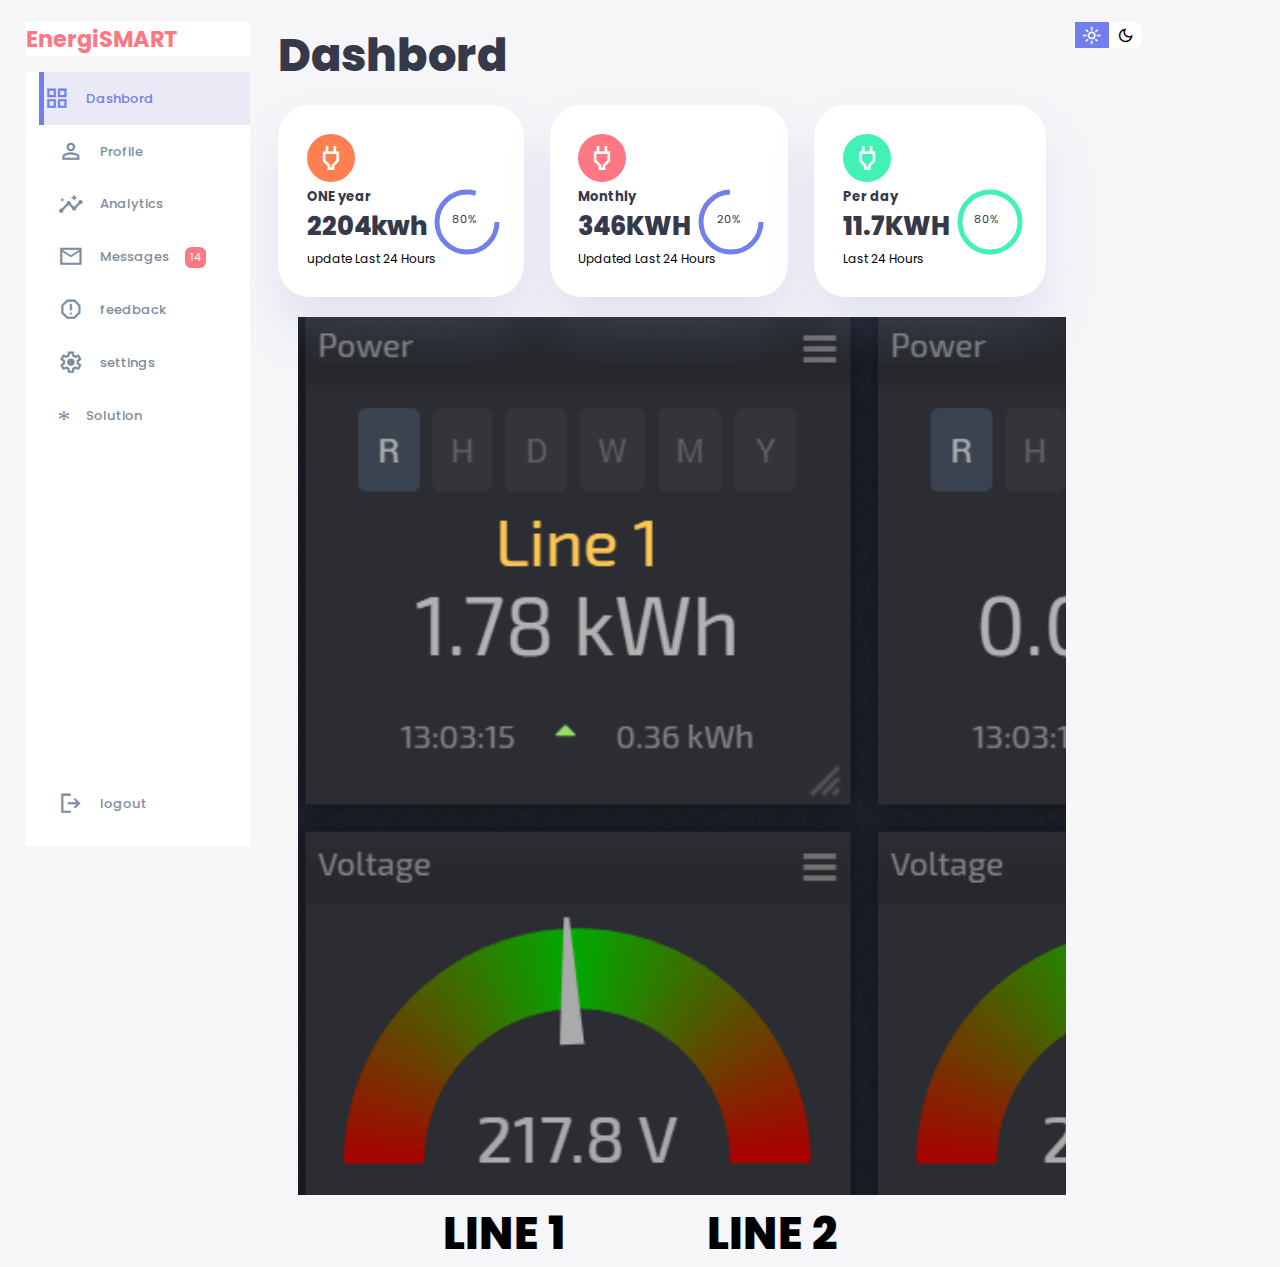
<file: index.html>
<!DOCTYPE html>
<html lang="en">
<head>
  <meta charset="UTF-8">
  <meta http-equiv="X-UA-Compatible" content="IE=edge">
  <meta name="viewport" content="width=device-width, initial-scale=1.0">
  <title>UI/UX</title>
  <link rel="stylesheet" href="https://fonts.googleapis.com/css2?family=Material+Symbols+Sharp:opsz,wght,FILL,GRAD@48,400,0,0" />
  <link rel="stylesheet" href="style.css">
</head>
<body>
   <div class="container">
      <aside>
           
         <div class="top">
           <div class="logo">
             <h2><span class="danger">EnergiSMART</span> </h2>
           </div>
           <div class="close" id="close_btn">
            <span class="material-symbols-sharp">
              close
              </span>
           </div>
         </div>
         <!-- end top -->
          <div class="sidebar">

            <a href="#" class="active">
              <span class="material-symbols-sharp">grid_view </span>
              <h3>Dashbord</h3>
           </a>
           <a href="user account.html" >
              <span class="material-symbols-sharp">person_outline </span>
              <h3>Profile</h3>
           </a>
           <a href="index1.html">
              <span class="material-symbols-sharp">insights </span>
              <h3>Analytics</h3>
           </a>
           <a href="message.html">
              <span class="material-symbols-sharp">mail_outline </span>
              <h3>Messages</h3>
              <span class="msg_count">14</span>
           </a>
           <a href="feedback.html">
              <span class="material-symbols-sharp">report_gmailerrorred </span>
              <h3>feedback</h3>
           </a>
           <a href="#">
              <span class="material-symbols-sharp">settings </span>
              <h3>settings</h3>
           </a>

           <a href="solution.html">
            <span class="material-symbols-sharp">*</span>
            <h3>Solution</h3>
         </a>
           
           <a href="#">
              <span class="material-symbols-sharp">logout </span>
              <h3>logout</h3>
           </a>
             


          </div>

      </aside>
      <!-- --------------
        end asid
      -------------------- -->

      <!-- --------------
        start main part
      --------------- -->

      <main>
           <h1>Dashbord</h1>

           
        <div class="insights">

           <!-- start seling -->
            <div class="sales">
               <span class="material-symbols-sharp">power</span>
               <div class="middle">

                 <div class="left">
                   <h3>ONE year</h3>
                   <h1>2204kwh</h1>
                 </div>
                  <div class="progress">
                      <svg>
                         <circle  r="30" cy="40" cx="40"></circle>
                      </svg>
                      <div class="number"><p>80%</p></div>
                  </div>

               </div>
               <small>update Last 24 Hours</small>
            </div>
           <!-- end seling -->
              <!-- start expenses -->
              <div class="expenses">
                <span class="material-symbols-sharp">power</span>
                <div class="middle">
 
                  <div class="left">
                    <h3>Monthly</h3>
                    <h1>346KWH</h1>
                  </div>
                   <div class="progress">
                       <svg>
                          <circle  r="30" cy="40" cx="40"></circle>
                       </svg>
                       <div class="number"><p>20%</p></div>
                   </div>
 
                </div>
                <small>Updated Last 24 Hours</small>
             </div>
            <!-- end seling -->
               <!-- start seling -->
               <div class="income">
                <span class="material-symbols-sharp">power</span>
                <div class="middle">
 
                  <div class="left">
                    <h3>Per day</h3>
                    <h1>11.7KWH</h1>
                  </div>
                   <div class="progress">
                       <svg>
                          <circle  r="30" cy="40" cx="40"></circle>
                       </svg>
                       <div class="number"><p>80%</p></div>
                   </div>
 
                </div>
                <small>Last 24 Hours</small>
             </div>
            <!-- end seling -->

        </div>
       <!-- end insights -->
       <div class="ki">

       </div>
      
      </main>
      
      <!------------------
         end main
        ------------------->

      <!----------------
        start right main 
      ---------------------->
    <div class="right">

<div class="top">
   <button id="menu_bar">
     <span class="material-symbols-sharp">menu</span>
   </button>

   <div class="theme-toggler">
     <span class="material-symbols-sharp active">light_mode</span>
     <span class="material-symbols-sharp">dark_mode</span>
   </div>
    
    </div>
</div>

  
  </div>
  <div class="ki1">
    <H1>LINE 1</H1>
    <h1 class="ki12">LINE 2</h1>
  </div>


   
   
  

</div>

      
</div>


   </div>



   <script src="script.js"></script>
</body>
</html>
</file>
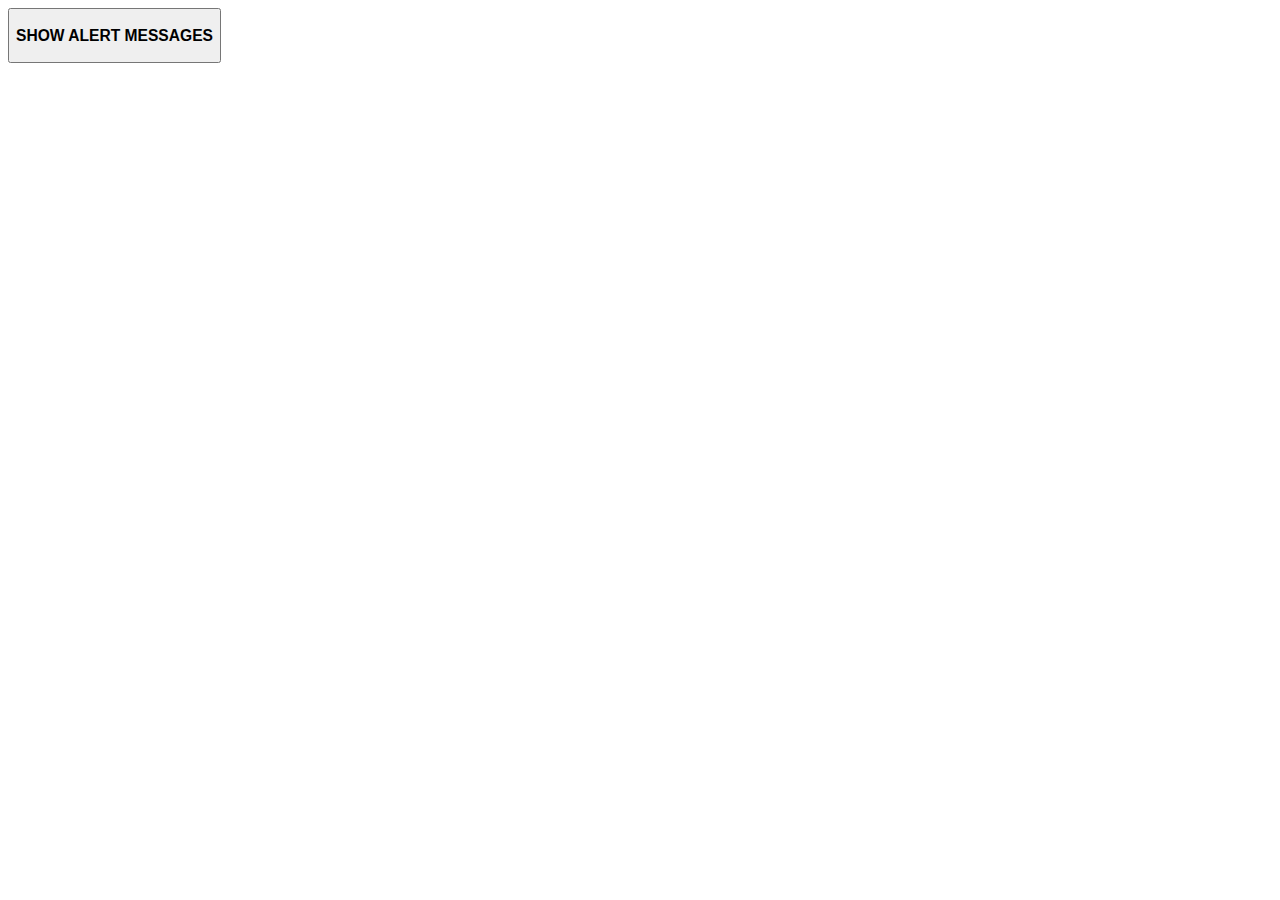
<file: message.html>
<!DOCTYPE html>
<html lang="en">
<head>
<meta charset="UTF-8">
<meta name="viewport" content="width=device-width, initial-scale=1.0">
<title>Alert Message Pop-up</title>
<style>
  body {
    font-family: Arial, sans-serif;
  }

  .overlay {
    display: none;
    position: fixed;
    top: 0;
    left: 0;
    width: 100%;
    height: 100%;
    background-color: rgba(0, 0, 0, 0.5);
    justify-content: center;
    align-items: center;
    z-index: 9999;
  }

  .alert-box {
    background-color: #fff;
    padding: 20px;
    border-radius: 5px;
    box-shadow: 0 0 10px rgba(0, 0, 0, 0.3);
    text-align: center;
  }

  .close-button {
    cursor: pointer;
    color: #555;
    font-size: 20px;
    position: absolute;
    top: 10px;
    right: 10px;
  }
</style>
</head>
<body>

<div class="overlay" id="overlay">
  <div class="alert-box">
    <span class="close-button" onclick="closeAlert()">&times;</span>
    <h2>Alert!</h2>
    <p id="alertMessage">This is an alert message.</p>
  </div>
</div>

<button onclick="showAlert()" ><h3>SHOW ALERT MESSAGES</h3></button>

<script>
function showAlert(message) {
  var overlay = document.getElementById("overlay");
  var alertMessage = document.getElementById("alertMessage");

  if (message) {
    alertMessage.innerHTML = message;
  }

  overlay.style.display = "flex";
}

function closeAlert() {
  var overlay = document.getElementById("overlay");
  overlay.style.display = "none";
}
</script>

</body>
</html>
</file>
<file: style.css>
@import url('https://fonts.googleapis.com/css2?family=Poppins:ital,wght@0,500;0,600;0,700;0,800;1,600&display=swap');


/* variables */


:root {
  --clr-primary: #7380ec;
  --clr-danger: #ff7782;
  --clr-success: #41f1b6;
  --clr-white: #fff;
  --clr-info-dark: #7d8da1;
  --clr-info-light: #dce1eb;
  --clr-dark: #363949;
  --clr-warnig: #ff4edc;
  --clr-light: rgba(132, 139, 200, 0.18);
  --clr-primary-variant: #111e88;
  --clr-dark-variant: #677483;
  --clr-color-background: #f6f6f9;

  --card-border-radius: 2rem;
  --border-radius-1: 0.4rem;
  --border-radius-2: 0.8rem;
  --border-radius-3: 1.2rem;

  --card-padding: 1.8rem;
  --padding-1: 1.2rem;
  --box-shadow: 0 2rem 3rem var(--clr-light);

}

/* dark theme */
.dark-theme-variables {
  --clr-color-background: #181a1e;
  --clr-white: #202528;
  --clr-light: rgba(0, 0, 0, 0.4);
  --clr-dark: #edeffd;
  --clr-dark-variant: #677483;
  --box-shadow: 0 2rem 3rem var(--clr-light)
}



*{
  margin: 0;
  padding: 0;
  box-sizing: border-box;
  border: 0;
  text-decoration: none;
  list-style: none;
  appearance: none;
}

body{
   width: 100vw;
   height: 100vh;
   font-size: .7rem;
   user-select: none;
   overflow-x: hidden;
   background: var(--clr-color-background);
   font-family: 'Poppins', sans-serif;
}

.container  {
  display: grid;
  width: 96%;
  gap: 1.8rem;
  grid-template-columns: 14rem auto 16rem;
  margin: 0 auto;
}

a{
  color: var(--clr-dark);
}

h1{
  font-weight: 800;
  font-size: 2.8rem;
}
h2{
  font-size: 1.4rem;
}
h3{
  font-size: 0.87;
}
h4{
  font-weight: 0.8rem;
}
h5{
  font-size: 0.77rem;
}
small{
  font-size: 0.75rem;
}
.profile-photo img{
  width: 2.8rem;
  height: 2.8rem;
  overflow: hidden;
  border-radius: 50%;
}
.text-muted{
  color: var(--clr-info-dark);
}
p{
  color: var(--clr-dark-variant);
}
b{
  color: var(--clr-dark);
}
.primary {
  color: var(--clr-primary);
}

.success {
  color: var(--clr-success);
}

.danger {
  color: var(--clr-danger);
}

.warning {
  color: var(--clr-warnig);
}


/* aside */
 aside{
  height: 100vh;
 }
 aside .top{
  background: var(--clr-white);
  display: flex;
  align-items: center;
  justify-content: space-between;
  margin-top: 1.4rem;
 }

 aside .logo{
   display: flex;
   gap: 1rem;
 }
 aside .logo img{
   width: 2rem;
   height: 2rem;
 }
 aside .top div.close span{
   display: none;
 }

 /* ===================
 Sidebar
 ================== */

 aside .sidebar{
  background: var(--clr-white);
  display: flex;
  flex-direction: column;
  height: 86vh;
  position: relative;
  top: 1rem;
 }

 aside h3{
  font-weight: 500;
 }

 aside .sidebar a{
  display: flex;
  color: var(--clr-info-dark);
  margin-left: 2rem;
  gap: 1rem;
  align-items: center;
  height: 3.3rem;
  transition: all .1s ease;
 
 }

 aside .sidebar a span{
  font-size: 1.6rem;
  transition: all .3s ease-in-out;
  
 }

 aside .sidebar a:last-child{
  position: absolute;
  bottom: 1rem; 
  width: 100%;
 }

 aside .sidebar a.active{
   background-color: var(--clr-light);
   color: var(--clr-primary);
   margin-left: 0;
   border-left: 5px solid var(--clr-primary);
   margin-left: calc(1rem - 3px);
 }
 aside .sidebar a:hover span{
  margin-left: 1rem;
 }

 aside .sidebar a span.msg_count{
   background-color: var(--clr-danger);
   color: var(--clr-white);
   padding: 2px 5px;
   font-size: 11px;
   border-radius: var(--border-radius-1);
 }

 /* ----------------------------
 --------- Main--------------
 ------------------------------ */

 main{
  margin-top: 1.4rem;
  width: auto;
 }
 main input {
  background-color: transparent;
  border: 0;
  outline: 0;
  color: var(--clr-dark);
 }

 main .date{
  display: inline-block;
  background: var(--clr-white);
  border-radius: var(--border-radius-1);
  margin-top: 1rem;
  padding: 0.5rem 1.6rem;
 }

main .insights{
   display: grid;
   grid-template-columns: repeat(3,1fr);
   gap: 1.6rem;
}
main .insights>div{
   background-color: var(--clr-white);
   padding: var(--card-padding);
   border-radius: var(--card-border-radius);
   margin-top: 1rem;
   box-shadow: var(--box-shadow);
   transition: all .3s ease;
}

main .insights > div:hover{
  box-shadow: none;
}
main .insights>div  span{
   background: coral;
    padding: 0.5rem;
     border-radius: 50%;
     color: var(--clr-white);
     font-size: 2rem; 
  }

main .insights > div.expenses span{
   background: var(--clr-danger);
}
main .insights > div.income span{
  background: var(--clr-success);
}

main .insights > div .middle{
   display: flex;
   align-items: center;
   justify-content: space-between;
}
main .insights > div .middle h1{
  font-size: 1.6rem;
}

main h1{
  color: var(--clr-dark);
}
main .insights h1{
  color: var(--clr-dark);
}
main .insights h3{
  color: var(--clr-dark);
}
main .insights p{
  color: var(--clr-dark);
}
main .insights h3{
  
    color: var(--clr-dark);
  
  
}

main .insights .progress{
  position: relative;
  height: 68px;
  width: 68px;
  border-radius: 50px;
}

main .insights svg{
  height: 150px;
  width: 150px;
  position: absolute;
  top: 0;
}

main .insights svg circle{
  fill: none;
  stroke: var(--clr-primary);
   transform: rotate(270,80,80);
   stroke-width: 5;
}
main .insights .sales svg circle{
   stroke-dashoffset: 0;
   stroke-dasharray: 150;
}

main .insights .expenses svg circle{
  stroke-dashoffset: 10;
  stroke-dasharray: 150;
}
main .insights .sales svg circle{
  stroke-dashoffset: 0;
  stroke-dasharray: 150;
}
main .insights .income svg circle{
  stroke: var(--clr-success);
}

main .insights .progress .number{
  position: absolute;
  top: 5%;
  left: 5%;
  height: 100%;
  width: 100%;
  display: flex;
  justify-content: center;
  align-items: center;
}

/* recent order */

main .recent_order{
   margin-top: 2rem;
}

main .recent_order h2{
    color: var(--clr-dark);
}

main .recent_order h2{
  margin-bottom: 0.8rem;
}
main .recent_order table{
  background: var(--clr-white);
  width: 100%;
  border-radius: var(--card-border-radius);
  padding: var(--card-padding);
  text-align: center;
  box-shadow: var(--box-shadow);
  transition: all .3s ease;
  color: var(--clr-dark);
}
main .recent_order table:hover{
  box-shadow: none;
}

main table tbody td{
   height: 3.8rem;
   border-bottom: 1px solid var(--clr-white);
   color:var(--clr-dark-variant)
}
main table tbody tr:last-child td{
   border: none;
}


main .recent_order a{
  text-align: center;
  display: block;
  margin: 1rem;
}


/*********************
Right Side
**********************/

.right{
  margin-top: 1.4rem;
}
.right h2{
  color: var(--clr-dark);
}
.right .top{
  display: flex;
  justify-content: start;
  gap: 2rem;
}

.right .top button{
  display: none;
}

.right .theme-toggler{
  background: var(--clr-white);
  display: flex;
  justify-content: space-between;
  height: 1.6rem;
  width: 4.2rem;
  cursor: pointer;
  border-radius: var(--border-radius-1);
}
.right .theme-toggler span{
  font-size: 1.2rem;
  width: 50%;
  height: 100%;
  display: flex;
  align-items: center;
  justify-content: center;
}

.right .theme-toggler span.active{
  background: var(--clr-primary);
  color: #fff;
}


.right .top .profile{
  display: flex;
  gap: 2rem;
  text-align: right;
}
.right  .info h3{
  color: var(--clr-dark);
}
.right  .item h3{
  color: var(--clr-dark);
}

/* recent update */

.right .recent_updates{
  margin-top: 1rem;
  margin-left: -20px;
}
.right .recent_updates .updates{
  background-color: var(--clr-white);
  padding: var(--card-padding);
  border-radius: var(--card-border-radius);
  box-shadow: var(--box-shadow);
   transition: all .3s ease;
}
.right .recent_updates .updates:hover{
  box-shadow: none;
}
.right .recent_updates .update{
   display: grid;
   grid-template-columns: 2.6rem auto;
   gap: 1rem;
   margin-bottom: 1rem;
}


.right .recent_updates .update p{

}

/* see analytics */

.right .sales-analytics{
  margin-top: 2rem;
}
.right .sales-analytics h2{
  margin-bottom: 0.8rem;
}
.right .sales-analytics .item{
  background-color: var(--clr-white);
  display: flex;
  justify-content: space-between;
  align-items: center;
  gap: 1rem;
  margin: 10px 0;
  width: 100%;
  margin-bottom: 0.8rem;
  padding: 1.4rem var(--card-padding);
  border-radius: var(--border-radius-3);
  box-shadow: var(--box-shadow);
}
.right .sales-analytics .item:hover{
  box-shadow: none;
}

.right .sales-analytics .item .icon{
  padding: 0.6rem;
  color: var(--clr-white);
  border-radius: 50%;
  height: 50px;
  width: 50px;
  line-height: 50px;
  align-items: center;
  background: coral;
}
.right .sales-analytics .item:nth-child(3) .icon
{
  background: var(--clr-success);
}
.right .sales-analytics .item:nth-child(4) .icon
{
  background: var(--clr-danger);
}

.right .sales-analytics .item .right{
  margin-left: 15px;
  display: flex;
  justify-content: space-around;
}
.right .sales-analytics .item .right h3{
  color: var(d);
}


.add_product div{
  display: flex;
  height: 60px;
  width: 100%;
  text-align: center;
  justify-content: center;
  align-items: center;
  border: 2px dashed;
  color: var(--clr-dark-variant);
  margin-bottom: 40px;

}




/* **********8
MEDIA QUERY
****************/

@media screen and (max-width:1200px) {
    .container{
      width: 94%;
      grid-template-columns: 7rem auto 14rem;
    }
    aside .sidebar h3{
      display: none;
    }
    aside .sidebar a{
      width: 5.6rem;
    }
    aside .sidebar a:last-child{
      position: relative;
      margin-top: 1.8rem;
    }
    main .insights{
      display: grid;
      grid-template-columns: repeat(1,1fr);
    }
}

/* ****************
MEDIA QUERY PHONE
************************/

@media screen and (max-width:768px) {
  .container{
    width: 100%;
    grid-template-columns: repeat(1,1fr);
  
  }
  
  aside{
    position: fixed;
    width: 18rem;
    z-index: 3;
    height: 100vh;
    background-color: var(--clr-white);
    display: none;
    left: -110px;
    animation:  menuLeft .3s ease forwards;
  }
  
  @keyframes menuLeft {
      to{
        left: 0;
      }
  }
  



  aside .logo h2{
       display: inline;
  }
  aside .sidebar h3{
    display: inline;
  }
  aside .sidebar a{
    width: 100%;
    height: 3.4rem;
  }
  aside .top div.close  span{
     display: inline;
     position: absolute;
     right: 0;
     margin-right:30px;
     font-size: 35px;
     cursor: pointer;
  }

    .right .top{
       position: fixed;
       top: 0;
       left: 0;
       display: flex;
       justify-content: center;
       align-items: center;
       padding: 0 0.8rem;
       background: var(--clr-white);
       height: 4.6rem;
       width: 100%;
       z-index: 2;
       box-shadow: 0 1rem 1rem var(--clr-light);
       margin: 0;
    }


 main .insights{
  display: grid;
  grid-template-columns: repeat(1,1fr);
  gap: 1.6rem;
  padding: 40px;
 }
 main .recent_order{
  padding: 30px;
  margin: 0 auto;
 }



  .right .profile{
    position: absolute;
    left: 70%;
  }

  .right .top .theme-toggler{
    width: 4.4rem;
    position: absolute;
    left: 50%;
  }
   .right .profile .info{
    display: none;
   }

   .right .top button{
     display: inline-block;
     background: transparent;
     cursor: pointer;
     color: var(--clr-dark);
     position: absolute;
     left: 1rem;

   }
   .right .recent_order{
    padding: 0 30px;
   }
   .right .recent_updates{
    padding: 0 40px;
   }
   .right .sales-analytics{
    padding: 0 40px;
   }
   .right .add_product{
    padding: 0 40px;
    margin-bottom: 40px;
   }


}
.ki{
    background-image: url("kiiiii.png");
    background-size: cover;
    height: 100%;
    width: 100%;
    margin: 20px;
}
.ki1{
    margin: 300px;
    display: flex;
    justify-content: space-evenly;
    
}
</file>
